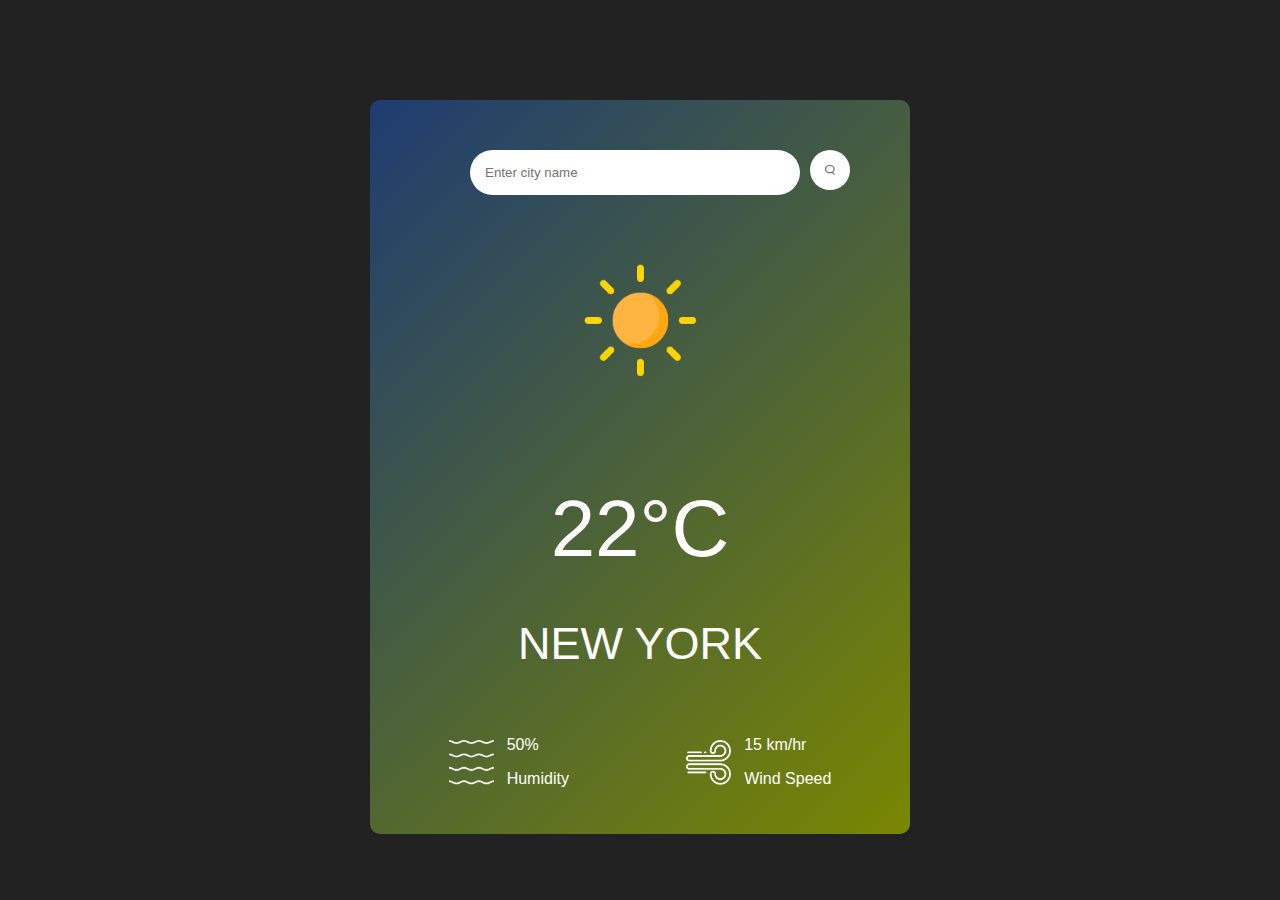
<file: projects/WeatherApp/index.html>
<!DOCTYPE html>
<html lang="en">
<head>
    <meta charset="UTF-8">
    <meta name="viewport" content="width=device-width, initial-scale=1.0">
    <title>Weather App</title>
    <link rel="stylesheet" href="style.css">
</head>
<body>
    <div class="card">
        <div class="search">
            <input type="text" placeholder="Enter city name" id="city" />
            <button><img src="search.png"></button>
        </div>
        <div class="Weather">
            <img src="clear.png" class="weather_icon">
            <h1 class="temp">22°C</h1>
            <h2 class="city">NEW YORK</h2>
            <div class="details">
                <div class="col">
                    <img src="humidity.png">
                    <div>
                        <p class="humidity">50%</p>
                        <p>Humidity</p>
                    </div>
                </div>
                <div class="col">
                    <img src="wind.png">
                    <div>
                       <p class="Wind">15 km/hr</p>
                       <p>Wind Speed</p>
                    </div>
                </div>
            </div>
        </div>

        </div>
    </div>
    <script src="script.js"></script>
</body>
</html>
</file>
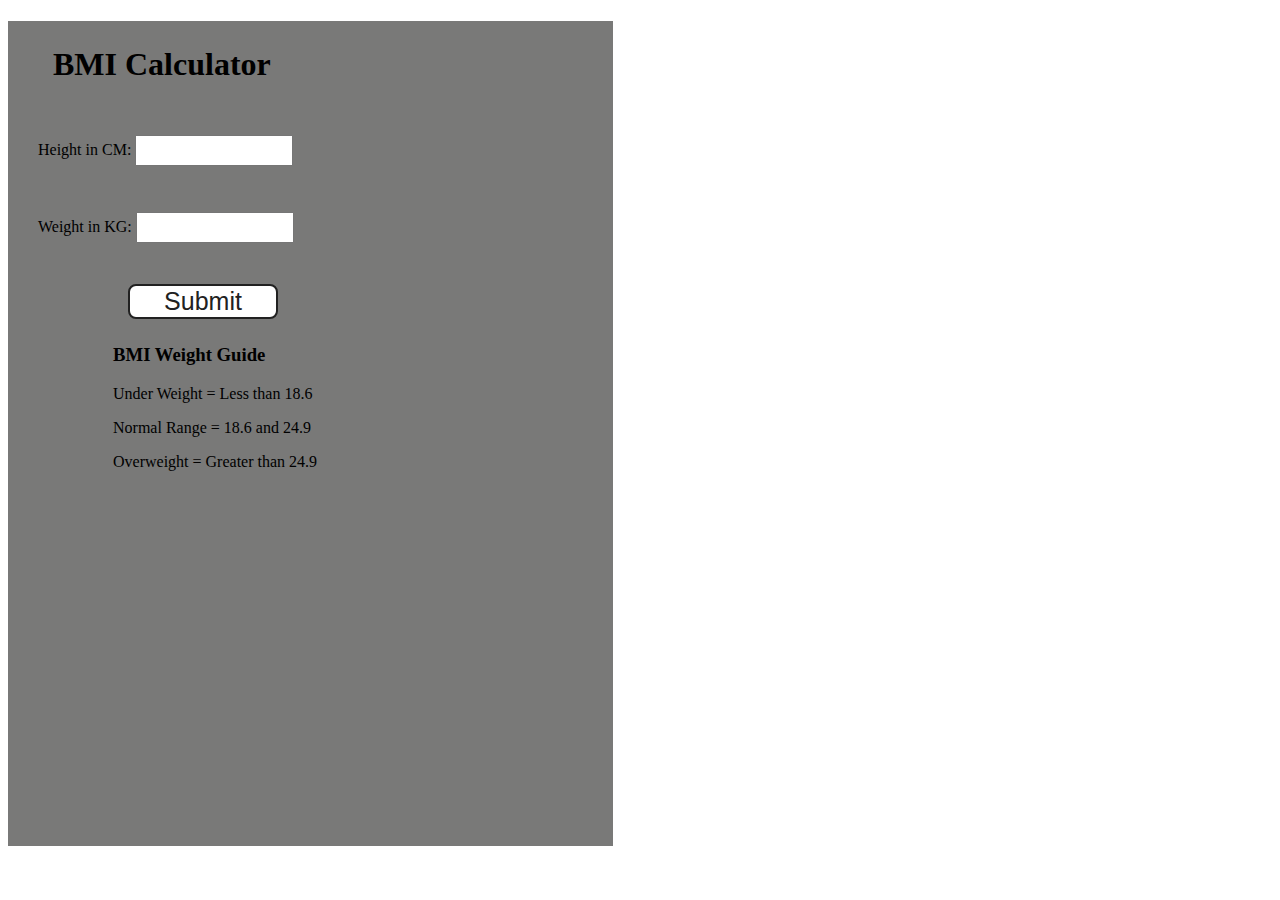
<file: projects/BMICalculator/indedx.html>
<!DOCTYPE html>
<html lang="en">
  <head>
    <meta charset="UTF-8" />
    <meta name="viewport" content="width=device-width, initial-scale=1.0" />
    <meta http-equiv="X-UA-Compatible" content="ie=edge" />
    <link rel="stylesheet" href="style.css" />
    <title>BMI Calculator</title>
  </head>
  <body>
    <div class="container">
      <h1>BMI Calculator</h1>
      <form>
        <p><label>Height in CM: </label><input type="text" id="height" /></p>
        <p><label>Weight in KG: </label><input type="text" id="weight" /></p>
        <button>Submit</button>
        <div id="results"></div>
        <div id="weight-guide">
          <h3>BMI Weight Guide</h3>
          <p>Under Weight = Less than 18.6</p>
          <p>Normal Range = 18.6 and 24.9</p>
          <p>Overweight = Greater than 24.9</p> 
        </div>
      </form>
    </div>
  </body>
  <script src="script.js"></script>
</html>
</file>
<file: projects/WeatherApp/style.css>
body{
    background: #222;
}
.card{
    width: 90%;
    max-width: 500px;
    background:linear-gradient(135deg, #1e3c72, #798700); 
    /* background: url(
        https://i.pinimg.com/originals/5c/00/44/5c0044b2b5d57f1a0e63280c2a4db10e.jpg    ); */
    /* box-shadow: 0 4px 8px rgba(0, 0, 0, 0.2); */
    color: #fff;
    border-radius: 10px;
    padding: 30px 20px;
    margin: 100px auto 0;
    text-align: center;
    font-family: 'Arial', sans-serif;
}
.search{
    width: 100%;
    display: flex;
    justify-content: center;
    margin: 20px;
}
.search input[type="text"]{
    width: 300px;
    padding: 15px;
    border-radius: 50px;
    border: none;
    margin-right: 10px;
}
.search button{
    width: 40px;
    height: 40px;
    background: #fff;
    border: none;
    padding: 10px;
    border-radius: 50%;
    cursor: pointer;
    font-size: 17px;
    color: #d1c7c7;
}
.search button img{
    width: 10px;
    height: 10px;
    cursor: pointer;
}
.search img:hover{
    transform: scale(1.1);
}

.weather_icon{
    width: 170px;
    margin: 20px auto;

}
.Weather h1{
    font-size: 80px;
    font-weight: 500;
}
.Weather h2{
    font-size: 45px;
    font-weight: 400;
    margin-top: -10px;
}

.details{
    display: flex;
    justify-content: space-around;
    margin-top: 50px;
    
}
.col{
    display: flex;
    align-items: center;
    text-align: left;

}
.col img{
    width: 45px;
    height: 45px;
    margin-right: 13px;
}
</file>
<file: projects/BMICalculator/style.css>
.container {
    width: 575px;
    height: 825px;
  
    background-color: #797978;
    padding-left: 30px;
  }
  #height,
  #weight {
    width: 150px;
    height: 25px;
    margin-top: 30px;
  }
  
  #weight-guide {
    margin-left: 75px;
    margin-top: 25px;
  }
  
  #results {
    font-size: 35px;
    margin-left: 90px;
    margin-top: 20px;
    color: rgb(241, 241, 241);
  }
  
  button {
    width: 150px;
    height: 35px;
    margin-left: 90px;
    margin-top: 25px;
    background-color: #fff;
    padding: 1px 30px;
    border-radius: 8px;
    color: #212121;
    text-decoration: none;
    border: 2px solid #212121;
  
    font-size: 25px;
  }
  
  h1 {
    padding-left: 15px;
    padding-top: 25px;
    
  }
</file>
